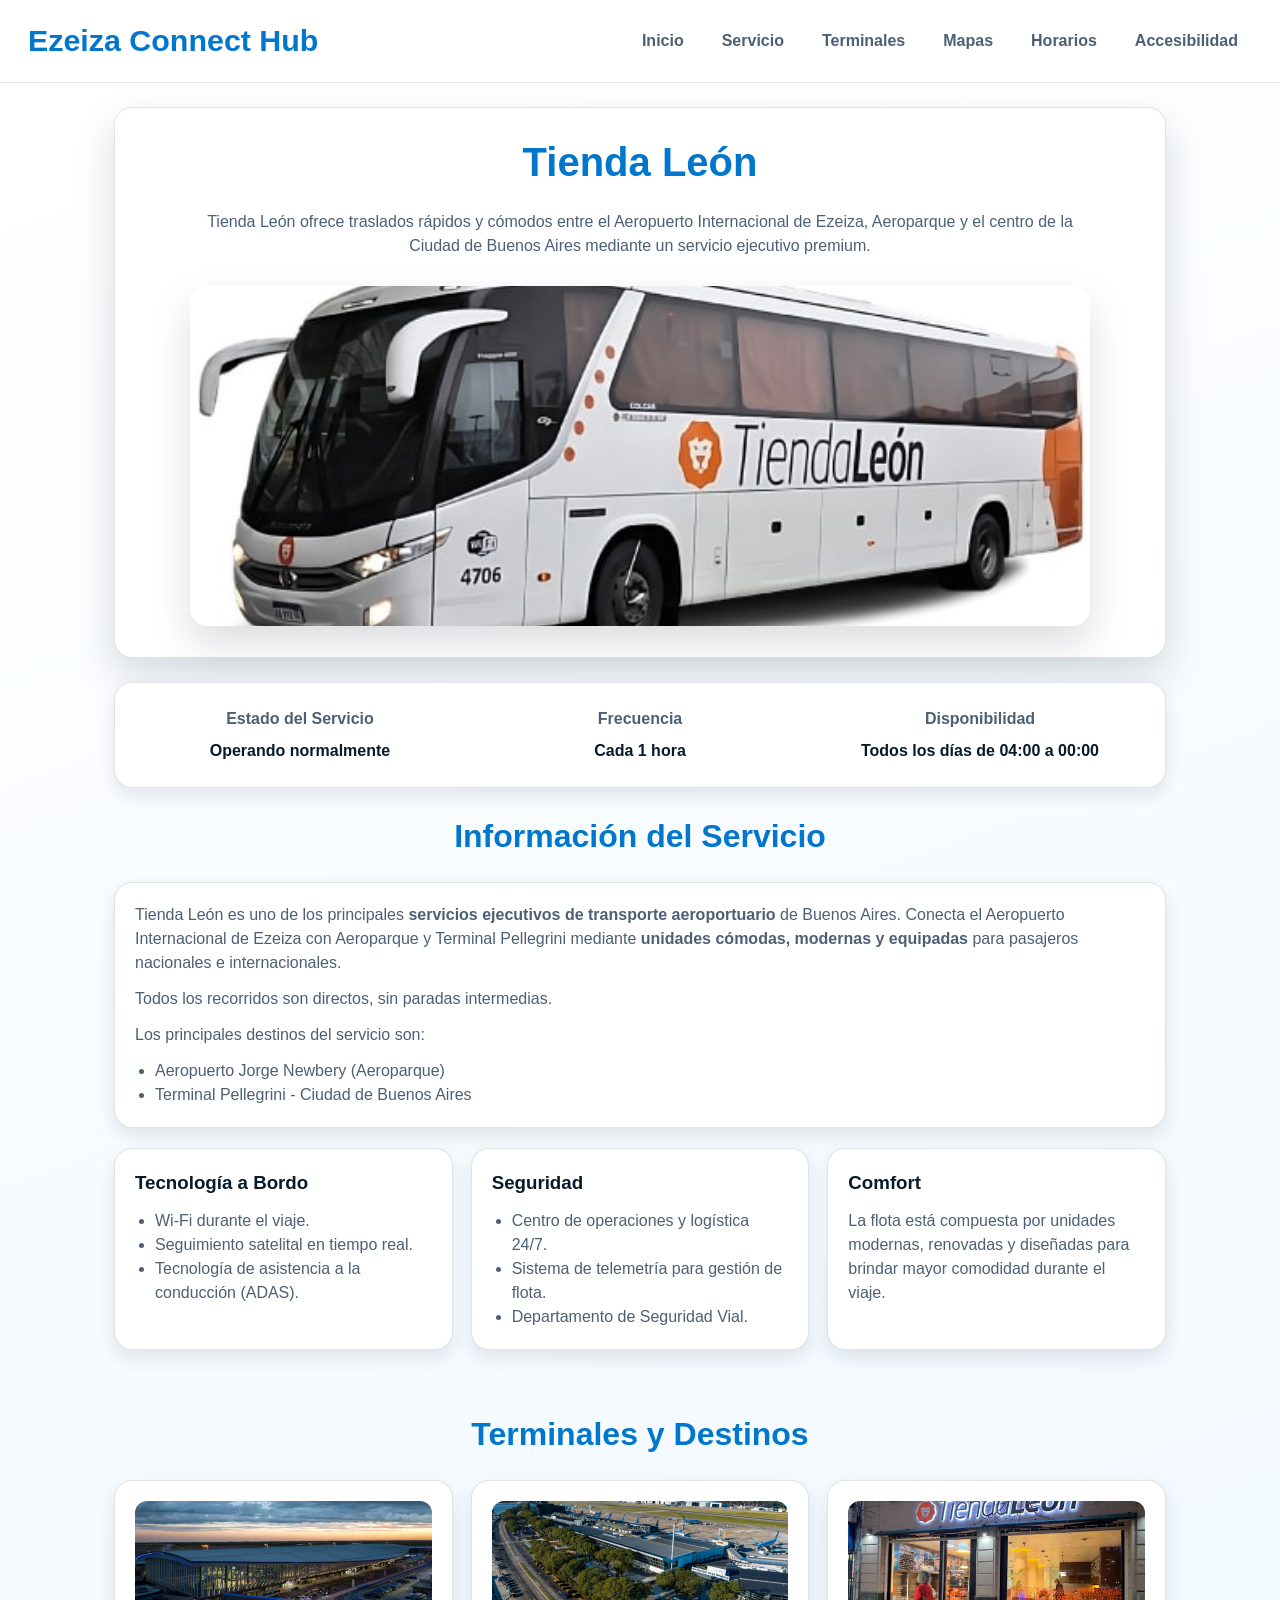
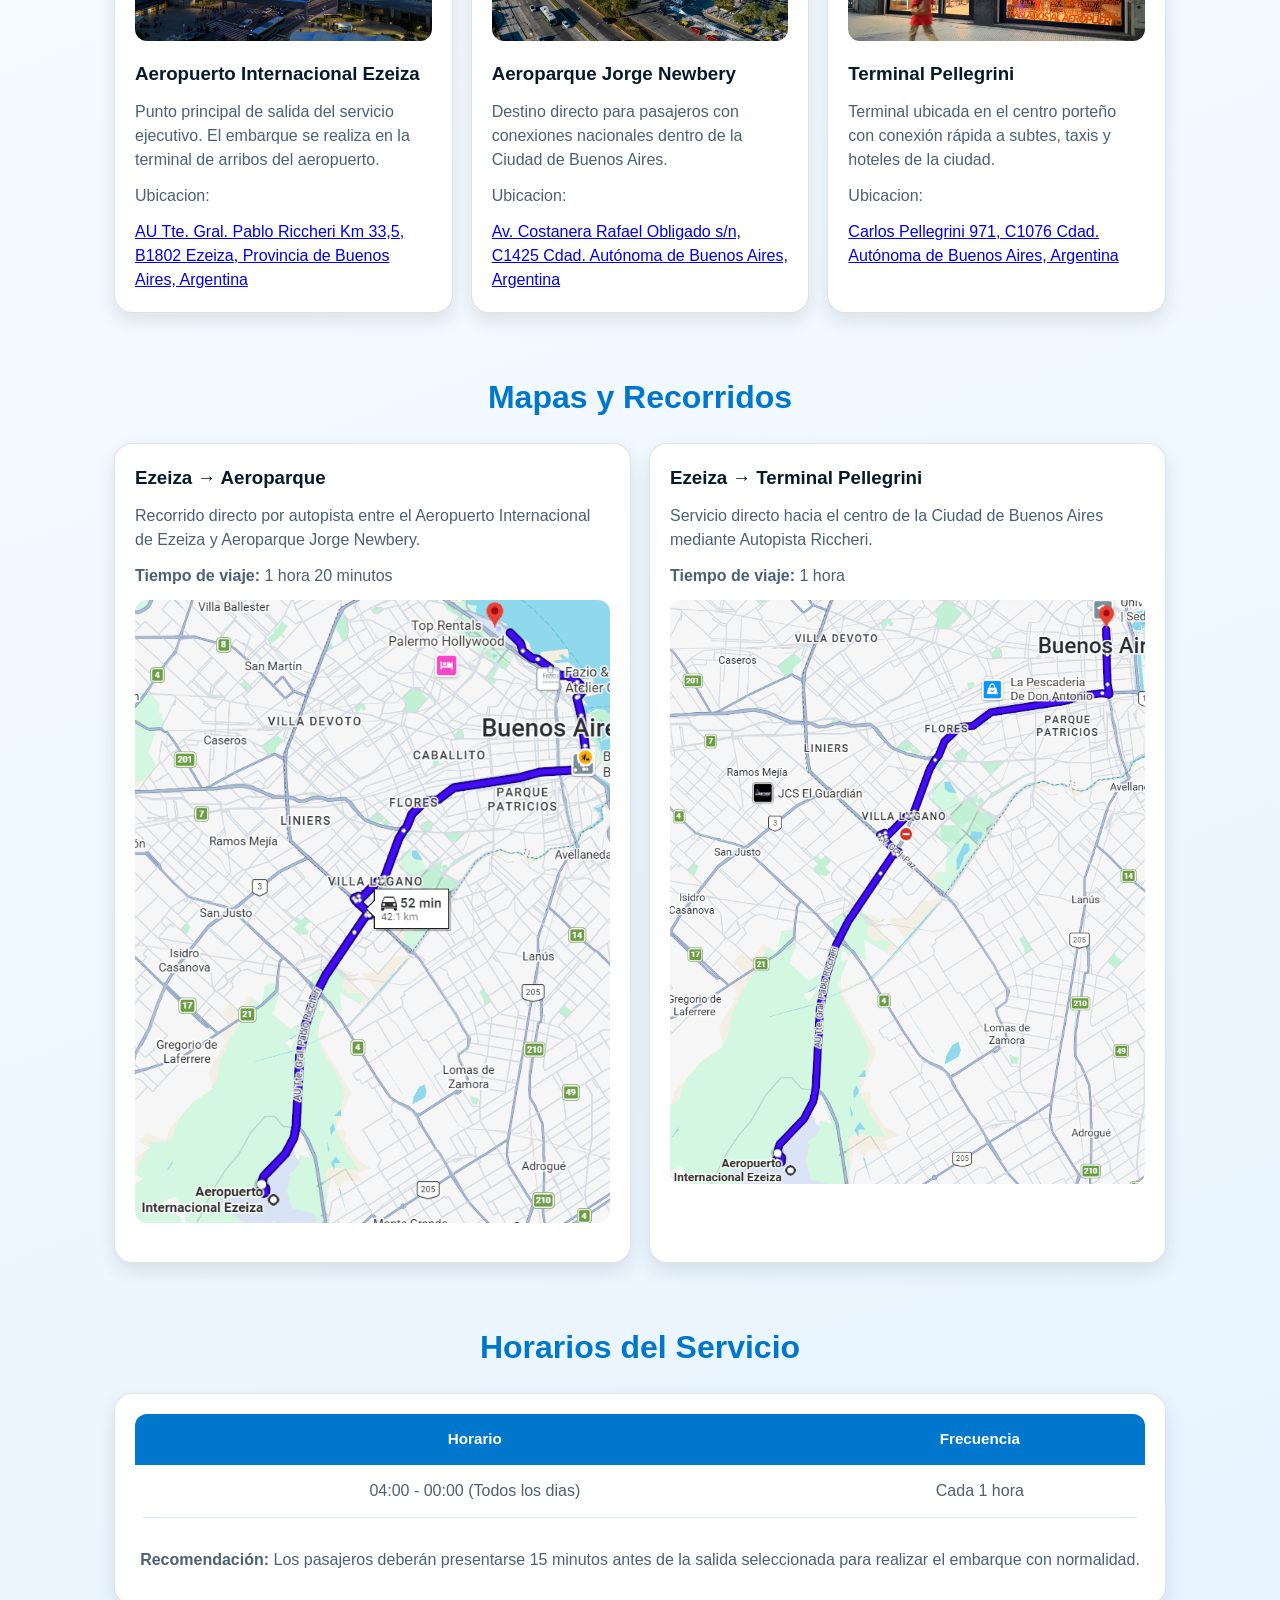
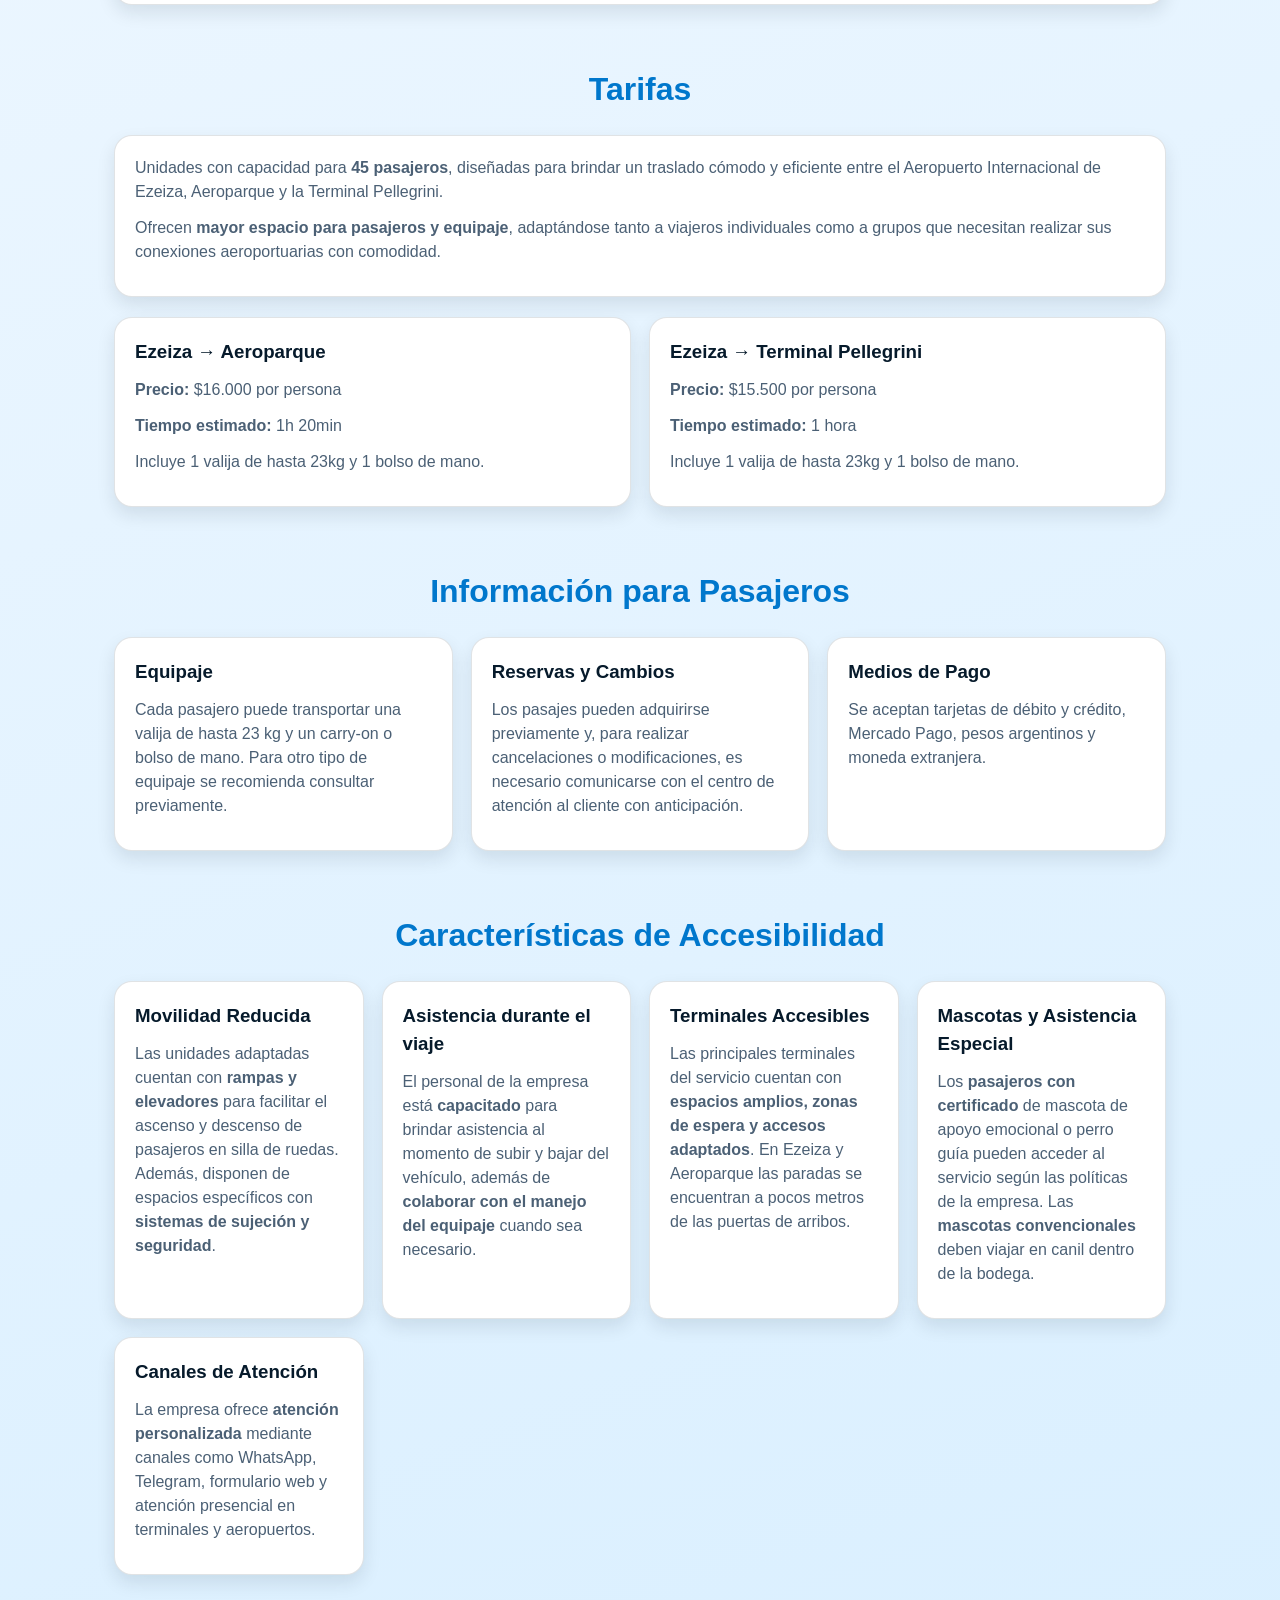
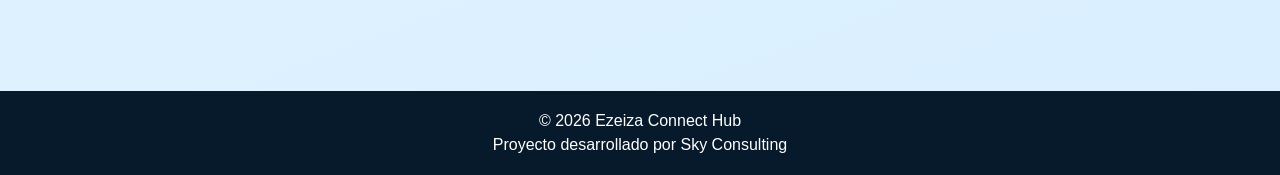
<file: index.html>
<!DOCTYPE html>
<html lang="es">

<head> <!-- Contiene la configuración de la página. -->

    <meta charset="UTF-8"> <!-- Permite mostrar caracteres especiales correctamente. -->
    <meta name="viewport" content="width=device-width, initial-scale=1.0"> <!-- Hace que el sitio sea responsive. -->
    <title>Tienda León | Ezeiza Connect Hub</title>  <!-- Título que aparece en la pestaña del navegador. -->
    <link rel="stylesheet" href="css.css"> <!-- Vincula el archivo CSS del sitio. -->

</head>

<body> <!-- Contiene todo el contenido visible de la página. -->

<header> <!-- Encabezado principal del sitio. -->

    <h1>Ezeiza Connect Hub</h1> <!-- Título principal del sitio. -->

    <nav> <!-- Menú de navegación principal. -->

        <ul> <!-- Lista que agrupa las opciones del menú. -->

            <li><a href="#">Inicio</a></li> <!-- Enlace al inicio de la página, href="#" lleva arriba del sitio -->
            <li><a href="#servicio">Servicio</a></li> <!-- Enlace interno a la sección "Servicio". -->
            <li><a href="#terminales">Terminales</a></li> <!-- Enlace interno a "Terminales". -->
            <li><a href="#mapas">Mapas</a></li> <!-- Enlace interno a "Mapas". -->
            <li><a href="#horarios">Horarios</a></li> <!-- Enlace interno a "Horarios". -->
            <li><a href="#accesibilidad">Accesibilidad</a></li> <!-- Enlace interno a "Accesibilidad". -->

        </ul>

    </nav>

</header>

<main> <!-- Contiene el contenido principal del sitio. -->

<section id="hero" class="hero"> <!-- Sección principal de presentación (Hero). -->

    <div class="hero-content"> <!-- Contenedor del contenido del Hero. -->

        <h2>Tienda León</h2> <!-- Título de la sección principal. -->

        <p> <!-- Párrafo descriptivo del servicio. -->
            Tienda León ofrece traslados rápidos y cómodos entre
            el Aeropuerto Internacional de Ezeiza, Aeroparque y
            el centro de la Ciudad de Buenos Aires mediante un
            servicio ejecutivo premium.
        </p>

        <img src="imagenes/tiendaleon.jpg" alt="Servicio Ejecutivo Tienda León" class="hero-img">
        <!-- Ruta de la imagen, Texto alternativo para accesibilidad, Clase utilizada para aplicar estilos CSS. -->

    </div>

</section>

<section class="status-panel-container"> <!-- Contenedor del panel de estado. -->

    <div class="status-panel"> <!-- Agrupa los indicadores del servicio. -->
  
        <div class="status-item"> <!-- Primer indicador de estado. -->

            <h4>Estado del Servicio</h4> <!-- Título del indicador. -->

            <p>Operando normalmente</p> <!-- Estado actual del servicio. -->

        </div>

        <div class="status-item"> <!-- Segundo indicador. -->

            <h4>Frecuencia</h4> <!-- Título del indicador. -->

            <p>Cada 1 hora</p> <!-- Frecuencia del servicio. -->

        </div>

        <div class="status-item"> <!-- Tercer indicador. -->

            <h4>Disponibilidad</h4> <!-- Título del indicador. -->

            <p>Todos los días de 04:00 a 00:00</p> <!-- Horario de funcionamiento. -->

        </div>

    </div>

</section>

<section id="servicio" class="section"> <!-- Sección de información del servicio. -->

    <h2>Información del Servicio</h2> <!-- Título de la sección. -->

    <div class="card"> <!-- Tarjeta con información general. -->

        <p>
            Tienda León es uno de los principales <b>servicios ejecutivos
            de transporte aeroportuario</b> de Buenos Aires. Conecta el
            Aeropuerto Internacional de Ezeiza con Aeroparque y Terminal
            Pellegrini mediante <b>unidades cómodas, modernas y equipadas
            </b> para pasajeros nacionales e internacionales.
        </p>
        
        <p>Todos los recorridos son directos, sin paradas intermedias.</p>
        
        <p>Los principales destinos del servicio son:</p> <!-- Introduce la lista de destinos. -->

        <ul> <!-- Lista no ordenada de destinos. -->
            <li>Aeropuerto Jorge Newbery (Aeroparque)</li> <!-- Primer destino. -->
            <li>Terminal Pellegrini - Ciudad de Buenos Aires</li> <!-- Segundo destino. -->
        </ul>

    </div>
    
    <div class="cards-grid"> <!-- Contenedor de las tarjetas informativas. -->

        <div class="card"> <!-- Primera tarjeta. -->

            <h3>Tecnología a Bordo</h3> <!-- Título de la tarjeta. -->

            <ul> <!-- Lista no ordenada de características. -->
                <li>Wi-Fi durante el viaje.</li>
                <li>Seguimiento satelital en tiempo real.</li>
                <li>Tecnología de asistencia a la conducción (ADAS).</li>
            </ul>

        </div>

        <div class="card"> <!-- Segunda tarjeta. -->

            <h3>Seguridad</h3> <!-- Título de la tarjeta. -->

            <ul> <!-- Lista no ordenada de características. -->
                <li>Centro de operaciones y logística 24/7.</li>
                <li>Sistema de telemetría para gestión de flota.</li>
                <li>Departamento de Seguridad Vial.</li>
            </ul>

        </div>

        <div class="card"> <!-- Tercera tarjeta. -->

            <h3>Comfort</h3> <!-- Título de la tarjeta. -->

            <p>
                La flota está compuesta por unidades modernas,
                renovadas y diseñadas para brindar mayor comodidad
                durante el viaje.
            </p>

        </div>

    </div>

</section>

<section id="terminales" class="section"> <!-- Sección de terminales y destinos. -->

    <h2>Terminales y Destinos</h2> <!-- Título de la sección. -->

    <div class="cards-grid"> <!-- Contenedor de las tarjetas. -->

        <div class="card"> <!-- Primera tarjeta. -->

            <img src="imagenes/ezeiza.jpg" alt="Aeropuerto Internacional Ezeiza"> <!-- Ruta y Texto alternativo de la imagen. -->

            <h3>Aeropuerto Internacional Ezeiza</h3> <!-- Título de la tarjeta. --> 

            <p>
                Punto principal de salida del servicio ejecutivo.
                El embarque se realiza en la terminal de arribos
                del aeropuerto.
            </p>

            <p>Ubicacion:</p> <!-- Abre la ubicación en Google Maps en una nueva pestaña. -->

            <a href="https://maps.app.goo.gl/3HDihcveMCBd2cHBA" target="_blank">AU Tte. Gral. Pablo Riccheri Km 33,5, B1802 Ezeiza, Provincia de Buenos Aires, Argentina</a>

        </div>

        <div class="card"> <!-- Segunda tarjeta. -->

            <img src="imagenes/aeroparque.jpg" alt="Aeroparque Jorge Newbery"> <!-- Ruta y Texto alternativo de la imagen. -->

            <h3>Aeroparque Jorge Newbery</h3> <!-- Título de la tarjeta. -->

            <p>
                Destino directo para pasajeros con conexiones
                nacionales dentro de la Ciudad de Buenos Aires.
            </p>

            <p>Ubicacion:</p> <!-- Abre la ubicación en Google Maps en una nueva pestaña. -->

            <a href="https://maps.app.goo.gl/14UZ8YsFJiSViTcU9" target="_blank">Av. Costanera Rafael Obligado s/n, C1425 Cdad. Autónoma de Buenos Aires, Argentina</a>

        </div>

        <div class="card"> <!-- Tercera tarjeta. -->

            <img src="imagenes/pellegrini.jpg" alt="Terminal Pellegrini"> <!-- Ruta y Texto alternativo de la imagen. -->

            <h3>Terminal Pellegrini</h3> <!-- Título de la tarjeta. -->

            <p>
                Terminal ubicada en el centro porteño con conexión
                rápida a subtes, taxis y hoteles de la ciudad.
            </p>

            <p>Ubicacion:</p> <!-- Abre la ubicación en Google Maps en una nueva pestaña. -->

            <a href="https://maps.app.goo.gl/hiGtd1gdm82wyASZ9" target="_blank">Carlos Pellegrini 971, C1076 Cdad. Autónoma de Buenos Aires, Argentina</a>

        </div>

    </div>

</section>

<section id="mapas" class="section"> <!-- Sección de recorridos. -->

    <h2>Mapas y Recorridos</h2> <!-- Título de la sección. -->

    <div class="cards-grid"> <!-- Contenedor de las tarjetas. -->

        <div class="card"> <!-- Primera tarjeta. -->

            <h3>Ezeiza → Aeroparque</h3> <!-- Título del recorrido. -->

            <p>
                Recorrido directo por autopista entre
                el Aeropuerto Internacional de Ezeiza
                y Aeroparque Jorge Newbery.
            </p>

            <p>
                <b>Tiempo de viaje:</b> 1 hora 20 minutos
            </p>
            
            <img src="imagenes/mapa1.jpg" alt="Recorrido Ezeiza Aeroparque" class="mapa-img">
            <!-- Ruta de la imagen, Texto alternativo para accesibilidad, Clase utilizada para aplicar estilos CSS. -->
        </div>

        <div class="card"> <!-- Segunda tarjeta. -->

            <h3>Ezeiza → Terminal Pellegrini</h3> <!-- Título del recorrido. -->

            <p>
                Servicio directo hacia el centro de
                la Ciudad de Buenos Aires mediante
                Autopista Riccheri.
            </p>

            <p>
                <b>Tiempo de viaje:</b> 1 hora
            </p>

            <img src="imagenes/mapa2.jpg" alt="Recorrido Ezeiza Terminal Pellegrini" class="mapa-img">
            <!-- Ruta de la imagen, Texto alternativo para accesibilidad, Clase utilizada para aplicar estilos CSS. -->
        </div>

    </div>

</section>

<section id="horarios" class="section"> <!-- Sección de horarios del servicio. -->

    <h2>Horarios del Servicio</h2> <!-- Título de la sección. -->

    <div class="card"> <!-- Tarjeta que contiene la tabla. -->

        <table> <!-- Crea una tabla de datos. -->

            <thead> <!-- Encabezado de la tabla. -->

                <tr> <!-- Fila del encabezado. -->

                    <th>Horario</th> <!-- Encabezado de la primera columna. -->
                    <th>Frecuencia</th> <!-- Encabezado de la segunda columna. -->

                </tr>

            </thead>

            <tbody> <!-- Cuerpo principal de la tabla. -->

                <tr> <!-- Fila de datos. -->
                    <td>04:00 - 00:00 (Todos los dias)</td> <!-- Dato de la primera columna. -->
                    <td>Cada 1 hora</td> <!-- Dato de la segunda columna. -->
                </tr>

            </tbody>

        </table>
        
            <p> <!-- Recomendación para los pasajeros. -->
                <b>Recomendación:</b>
                Los pasajeros deberán presentarse 15 minutos antes de la
                salida seleccionada para realizar el embarque con normalidad.
            </p>

    </div>

</section>

<section id="tarifas" class="section"> <!-- Sección de tarifas del servicio. -->

    <h2>Tarifas</h2> <!-- Título de la sección. -->

    <div class="card"> <!-- Tarjeta informativa general. -->

        <p>
            Unidades con capacidad para <b>45 pasajeros</b>, diseñadas 
            para brindar un traslado cómodo y eficiente entre el Aeropuerto
            Internacional de Ezeiza, Aeroparque y la Terminal Pellegrini.
        </p>

        <p>
            Ofrecen <b>mayor espacio para pasajeros y equipaje</b>,
            adaptándose tanto a viajeros individuales como a grupos que necesitan
            realizar sus conexiones aeroportuarias con comodidad.
        </p>

    </div>

    <div class="cards-grid"> <!-- Contenedor de tarjetas de precios. -->

        <div class="card"> <!-- Primera tarifa. -->

            <h3>Ezeiza → Aeroparque</h3> <!-- Destino del recorrido. -->

            <p><b>Precio:</b> $16.000 por persona</p>

            <p><b>Tiempo estimado:</b> 1h 20min</p>

            <p>
                Incluye 1 valija de hasta 23kg y
                1 bolso de mano.
            </p>

        </div>

        <div class="card"> <!-- Segunda tarifa. -->

            <h3>Ezeiza → Terminal Pellegrini</h3> <!-- Destino del recorrido. -->

            <p><b>Precio:</b> $15.500 por persona</p>

            <p><b>Tiempo estimado:</b> 1 hora</p>

            <p>
                Incluye 1 valija de hasta 23kg y
                1 bolso de mano.
            </p>

        </div>

    </div>

</section>

<section class="section"> <!-- Sección de información para pasajeros. -->

    <h2>Información para Pasajeros</h2> <!-- Título de la sección. -->

    <div class="cards-grid"> <!-- Contenedor de las tarjetas. -->

        <div class="card"> <!-- Primera tarjeta. -->

            <h3>Equipaje</h3> <!-- Título de la tarjeta. -->

            <p>
                Cada pasajero puede transportar una valija de hasta
                23 kg y un carry-on o bolso de mano. Para otro tipo
                de equipaje se recomienda consultar previamente.
            </p>

        </div>

        <div class="card"> <!-- Segunda tarjeta. -->

            <h3>Reservas y Cambios</h3> <!-- Título de la tarjeta. -->

            <p>
                Los pasajes pueden adquirirse previamente y, para
                realizar cancelaciones o modificaciones, es necesario
                comunicarse con el centro de atención al cliente con
                anticipación.
            </p>

        </div>

        <div class="card"> <!-- Tercera tarjeta. -->

            <h3>Medios de Pago</h3> <!-- Título de la tarjeta. -->

            <p>
                Se aceptan tarjetas de débito y crédito, Mercado Pago,
                pesos argentinos y moneda extranjera.
            </p>

        </div>

    </div>

</section>

<section id="accesibilidad" class="section"> <!-- Sección de accesibilidad. -->

    <h2>Características de Accesibilidad</h2> <!-- Título de la sección. -->

    <div class="cards-grid"> <!-- Contenedor de las tarjetas. -->

        <div class="card"> <!-- Primera tarjeta. -->

            <h3>Movilidad Reducida</h3> <!-- Título de la tarjeta. -->

            <p>
                Las unidades adaptadas cuentan con <b>rampas y 
                elevadores</b> para facilitar el ascenso y descenso
                de pasajeros en silla de ruedas. Además, disponen de
                espacios específicos con <b>sistemas de sujeción
                y seguridad</b>.
            </p>

        </div>

        <div class="card"> <!-- Segunda tarjeta. -->

            <h3>Asistencia durante el viaje</h3> <!-- Título de la tarjeta. -->

            <p>
                El personal de la empresa está <b>capacitado</b>
                para brindar asistencia al momento de subir y bajar del vehículo,
                además de <b>colaborar con el manejo del equipaje</b>
                cuando sea necesario.
            </p>

        </div>

        <div class="card"> <!-- Tercera tarjeta. -->

            <h3>Terminales Accesibles</h3> <!-- Título de la tarjeta. -->

            <p>
                Las principales terminales del servicio cuentan con
                <b>espacios amplios, zonas de espera y accesos
                adaptados</b>. En Ezeiza y Aeroparque las paradas
                se encuentran a pocos metros de las puertas de arribos.
            </p>

        </div>

        <div class="card"> <!-- Cuarta tarjeta. -->

            <h3>Mascotas y Asistencia Especial</h3> <!-- Título de la tarjeta. -->

            <p>
                Los <b>pasajeros con certificado</b> de mascota
                de apoyo emocional o perro guía pueden acceder al servicio
                según las políticas de la empresa. Las <b>mascotas
                convencionales</b> deben viajar en canil dentro de la bodega.
            </p>

        </div>

        <div class="card"> <!-- Quinta tarjeta. -->

            <h3>Canales de Atención</h3> <!-- Título de la tarjeta. -->

            <p>
                La empresa ofrece <b>atención personalizada</b>
                mediante canales como WhatsApp, Telegram, formulario web
                y atención presencial en terminales y aeropuertos.
            </p>

        </div>

    </div>

</section>

</main>

<footer> <!-- Pie de página. -->

    <p>© 2026 Ezeiza Connect Hub</p> <!-- Información de derechos de autor. -->

    <p>Proyecto desarrollado por Sky Consulting</p> <!-- Créditos del proyecto. -->

</footer>

</body>

</html>
</file>
<file: css.css>
/* RESET */
*{ /* Selecciona todos los elementos. */
  margin:0; /* Elimina el margen por defecto. */
  padding:0; /* Elimina el relleno por defecto. */
  box-sizing:border-box; /* Incluye borde y padding en el tamaño. */
}

/* VARIABLES */
:root{ /* Define variables globales. */
  --blue-100:#d9efff; /* Azul claro. */
  --blue-500:#0077cc; /* Azul principal. */
  --blue-900:#061a2b; /* Azul oscuro. */
  --surface:#ffffff; /* Color de las tarjetas. */
  --text:#061a2b; /* Color principal del texto. */
  --text-soft:#4b6075; /* Color para texto secundario. */
  --stroke:rgba(6,26,43,0.12); /* Color de bordes. */
  --shadow-sm:0 8px 18px rgba(6,26,43,0.10); /* Sombra pequeña. */
  --shadow-md:0 18px 40px rgba(6,26,43,0.15); /* Sombra mediana. */
  --radius:18px; /* Radio de bordes. */
}

/* BODY */
body{ /* Estilos generales de la página. */
  font-family:"Segoe UI","Verdana",sans-serif; /* Fuente principal. */
  background:linear-gradient(160deg,#ffffff 0%,#eef7ff 50%,#d9efff 100%); /* Fondo degradado. */
  color:var(--text); /* Color del texto. */
  line-height:1.5; /* Espaciado entre líneas. */
  min-height:100vh; /* Altura mínima de toda la ventana. */
  display:flex; /* Activa Flexbox. */
  flex-direction:column; /* Ordena los elementos en columna. */
}

/* HEADER */
header{ /* Encabezado del sitio. */
  background-color:rgba(255,255,255,0.95); /* Fondo semitransparente. */
  border-bottom:1px solid var(--stroke); /* Agrega borde inferior. */
  padding:18px 28px; /* Espaciado interno. */
  position:sticky; /* Mantiene el header visible. */
  top:0; /* Lo fija en la parte superior. */
  z-index:10; /* Lo coloca sobre otros elementos. */
  backdrop-filter:blur(8px); /* Aplica desenfoque al fondo. */
  display:flex; /* Activa Flexbox. */
  justify-content:space-between; /* Separa los elementos horizontalmente. */
  align-items:center; /* Centra verticalmente los elementos. */
  flex-wrap:wrap; /* Permite que bajen de línea. */
}

header h1{ /* Estilos del título principal. */
  margin:0; /* Elimina el margen. */
  font-size:1.9rem; /* Tamaño del título. */
  color:var(--blue-500); /* Color del título. */
}

/* NAV */
nav ul{ /* Lista del menú. */
  list-style:none; /* Elimina los puntos. */
  display:flex; /* Coloca los elementos en fila. */
  flex-wrap:wrap; /* Permite varias líneas. */
  gap:10px; /* Espacio entre elementos. */
}

nav a{ /* Enlaces del menú. */
  text-decoration:none; /* Quita el subrayado. */
  color:var(--text-soft); /* Color del enlace. */
  font-weight:700; /* Texto en negrita. */
  padding:8px 14px; /* Espaciado interno. */
  border-radius:999px; /* Bordes totalmente redondeados. */
  transition:0.2s; /* Suaviza las transiciones. */
}

nav a:hover{ /* Al pasar el mouse. */
  background-color:var(--blue-100); /* Cambia el fondo. */
  color:var(--blue-500); /* Cambia el color del texto. */
}

/* HERO */
.hero{ /* Contenedor principal del Hero. */
  width:100%; /* Ocupa todo el ancho disponible. */
  max-width:1100px; /* Limita el ancho máximo. */
  margin:24px auto 24px; /* Centra y agrega márgenes. */
  background-color:var(--surface); /* Fondo blanco. */
  border-radius:var(--radius); /* Bordes redondeados. */
  padding:24px; /* Espaciado interno. */
  border:1px solid var(--stroke); /* Agrega un borde. */
  box-shadow:var(--shadow-md); /* Agrega una sombra. */
  text-align:center; /* Centra el contenido. */
}

.hero-content{ /* Contenedor interno del Hero. */
  max-width:900px; /* Limita el ancho del contenido. */
  margin:auto; /* Centra el contenedor. */
}

.hero h2{ /* Título del Hero. */
  margin-top:0; /* Elimina el margen superior. */
  margin-bottom:18px; /* Agrega espacio inferior. */
  color:var(--blue-500); /* Color del título. */
  font-size:2.5rem; /* Tamaño del título. */
}

.hero p{ /* Párrafo del Hero. */
  color:var(--text-soft); /* Color del texto. */
  margin-bottom:28px; /* Espacio debajo del texto. */
}

.hero-img{ /* Imagen principal del Hero. */
  width:100%; /* Ocupa todo el ancho disponible. */
  max-height:340px; /* Limita la altura máxima. */
  object-fit:cover; /* Recorta la imagen sin deformarla. */
  border-radius:var(--radius); /* Bordes redondeados. */
  box-shadow:var(--shadow-md); /* Agrega una sombra. */
}

/* STATUS PANEL */
.status-panel-container{ /* Contenedor del panel de estado. */
  width:100%; /* Ocupa todo el ancho disponible. */
  max-width:1100px; /* Limita el ancho máximo. */
  margin:0 auto 24px; /* Centra el contenedor y agrega margen inferior. */
}

.status-panel{ /* Panel que contiene los estados. */
  background-color:var(--surface); /* Fondo blanco. */
  border-radius:var(--radius); /* Bordes redondeados. */
  border:1px solid var(--stroke); /* Agrega un borde. */
  box-shadow:var(--shadow-sm); /* Agrega una sombra. */
  padding:24px; /* Espaciado interno. */
  display:grid; /* Activa CSS Grid. */
  grid-template-columns:repeat(3,1fr); /* Crea tres columnas iguales. */
  gap:18px; /* Espacio entre columnas. */
}

.status-item{ /* Cada bloque de información. */
  text-align:center; /* Centra el contenido. */
}

.status-item h4{ /* Título del estado. */
  color:var(--text-soft); /* Color del título. */
  margin-bottom:8px; /* Espacio debajo del título. */
}

.status-item p{ /* Texto del estado. */
  font-weight:bold; /* Texto en negrita. */
}

/* MAIN */
main{ /* Contenido principal. */
  width:100%; /* Ocupa todo el ancho disponible. */
  max-width:1100px; /* Limita el ancho máximo. */
  margin:0 auto; /* Centra el contenido. */
  padding:0 24px 56px; /* Agrega espacio interno. */
  flex:1; /* Ocupa el espacio restante del body. */
}

/* SECTIONS */
.section{ /* Estilos generales de las secciones. */
  scroll-margin-top:120px; /* Evita que el header tape la sección al navegar. */
  margin-bottom:60px; /* Espacio entre secciones. */
}

.section h2{ /* Títulos de las secciones. */
  margin-bottom:22px; /* Espacio inferior. */
  color:var(--blue-500); /* Color azul. */
  font-size:2rem; /* Tamaño del título. */
  text-align:center; /* Centra el texto. */
}

/* GRID */
.cards-grid{ /* Contenedor de tarjetas. */
  display:grid; /* Activa CSS Grid. */
  grid-template-columns:repeat(auto-fit,minmax(240px,1fr)); /* Crea columnas adaptables. */
  gap:18px; /* Espacio entre tarjetas. */
}

#servicio .cards-grid,
#tarifas .cards-grid{ /* Grid de estas dos secciones. */
  margin-top:20px; /* Separa las tarjetas del contenido superior. */
}

/* CARD */
.card{ /* Tarjeta individual. */
  background-color:var(--surface); /* Fondo blanco. */
  border-radius:var(--radius); /* Bordes redondeados. */
  padding:20px; /* Espaciado interno. */
  border:1px solid var(--stroke); /* Agrega un borde. */
  box-shadow:var(--shadow-sm); /* Agrega una sombra. */
  transition:.2s; /* Suaviza las animaciones. */
}

.card:hover{ /* Al pasar el mouse. */
  transform:translateY(-4px); /* Eleva la tarjeta. */
  box-shadow:var(--shadow-md); /* Aumenta la sombra. */
}

.card h3{ /* Título de la tarjeta. */
  margin-top:0; /* Elimina el margen superior. */
  margin-bottom:12px; /* Agrega espacio inferior. */
}

.card p{ /* Párrafos de la tarjeta. */
  color:var(--text-soft); /* Color del texto. */
  margin-bottom:12px; /* Espacio inferior. */
}

.card ul{ /* Lista de la tarjeta. */
  margin-left:20px; /* Agrega sangría. */
  color:var(--text-soft); /* Color del texto. */
}

/* IMAGENES */
.card img{
  width:100%; /* Ocupa todo el ancho de la tarjeta. */
  height:140px; /* Define una altura fija. */
  object-fit:cover; /* Recorta la imagen sin deformarla. */
  border-radius:12px; /* Redondea los bordes. */
  margin-bottom:12px; /* Agrega espacio debajo de la imagen. */
}

/* MAPAS */
.card img.mapa-img{
  width:100%; /* Ocupa todo el ancho disponible. */
  height:auto; /* Mantiene la proporción original. */
  object-fit:contain; /* Muestra la imagen completa sin recortarla. */
  background-color:#fff; /* Agrega un fondo blanco. */
  border-radius:12px; /* Redondea los bordes. */
  margin-bottom:12px; /* Agrega espacio inferior. */
}

/* TABLE */
table{
  width:100%; /* La tabla ocupa todo el ancho. */
  border-collapse:collapse; /* Une los bordes de las celdas. */
  overflow:hidden; /* Oculta contenido que sobresale. */
  border-radius:12px; /* Redondea los bordes. */
}

th{
  background-color:var(--blue-500); /* Fondo azul para encabezados. */
  color:white; /* Texto blanco. */
  padding:14px; /* Espaciado interno. */
  font-size:0.95rem; /* Tamaño del texto. */
}

td{
  padding:14px; /* Espaciado interno. */
  border-bottom:1px solid #dce7f0; /* Línea separadora inferior. */
  text-align:center; /* Centra el contenido. */
  color:var(--text-soft); /* Color del texto. */
  background-color:var(--surface); /* Fondo blanco. */
}

tr:hover td{
  background-color:#f2f8ff; /* Cambia el fondo al pasar el mouse. */
}

#horarios .card p{
  margin-top:30px; /* Separa el texto de la tabla. */
  text-align: center; /* Centra el contenido. */
}

/* FOOTER */
footer{
  background-color:var(--blue-900); /* Fondo azul oscuro. */
  color:white; /* Texto blanco. */
  text-align:center; /* Centra el contenido. */
  padding:18px; /* Espaciado interno. */
  margin-top:auto; /* Lo mantiene al final de la página. */
}

/* RESPONSIVE */
@media (max-width:700px){ /* Aplica estos estilos en pantallas de 700 px o menos. */

  header{
    flex-direction:column; /* Coloca los elementos uno debajo del otro. */
    align-items:center; /* Centra los elementos horizontalmente. */
    padding:12px 16px;
  }

  nav ul{
    display:flex;
    flex-direction:row;
    flex-wrap:wrap;
    justify-content:center;
    gap:6px;
  }

  nav a{
    padding:4px 10px;
  }

  main{
    padding:16px; /* Reduce el espacio interno del contenido. */
  }

  .section{
    scroll-margin-top:150px;
  }

  .hero{
    margin:24px 0; /* Reduce los márgenes exteriores. */
    padding:16px; /* Reduce el espacio interno. */
  }

  .hero h2{
    font-size:2rem; /* Disminuye el tamaño del título. */
  }

  .status-panel{
    grid-template-columns:1fr; /* Convierte las tres columnas en una sola. */
  }

  .cards-grid{
    grid-template-columns:1fr; /* Muestra una tarjeta por fila. */
  }

  header h1{
    font-size:1.5rem; /* Reduce el tamaño del título principal. */
    margin-bottom:8px;
  }

  .card img{
    height:160px; /* Ajusta la altura de las imágenes. */
  }

}
</file>
